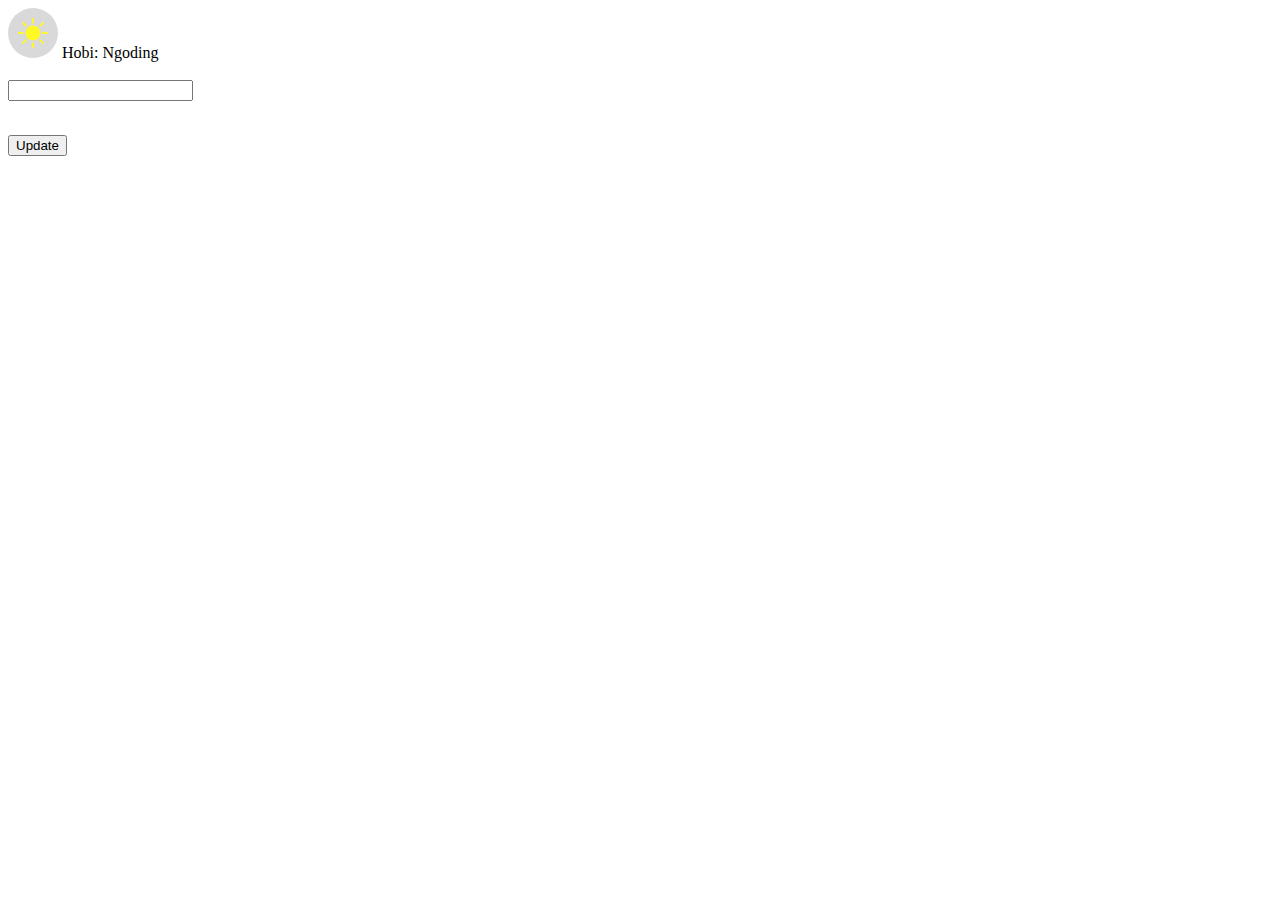
<file: FSW2-Chapter2-Tim3/index.html>
<!DOCTYPE html>
<html lang="en">
<head>
    <meta charset="UTF-8">
    <meta name="viewport" content="width=device-width, initial-scale=1.0">
    <title>Document</title>
    <link rel="stylesheet" href="style.css">
</head>
<body>
    <section class="hobby">
        <img id="dark-mode" src="./public/assets/moon.svg" alt="">
        <label>Hobi:</label>
        <label for="input-hobby" id="hobby">Ngoding</label>
        <br>
        <br>
        <input type="text" id="input-hobby">
        <p id="error-hobby"></p>
        <br>
        <button type="button" id="button-hobby">Update</button>
    </section>

    <script src="index.js"></script>
</body>
</html>
</file>
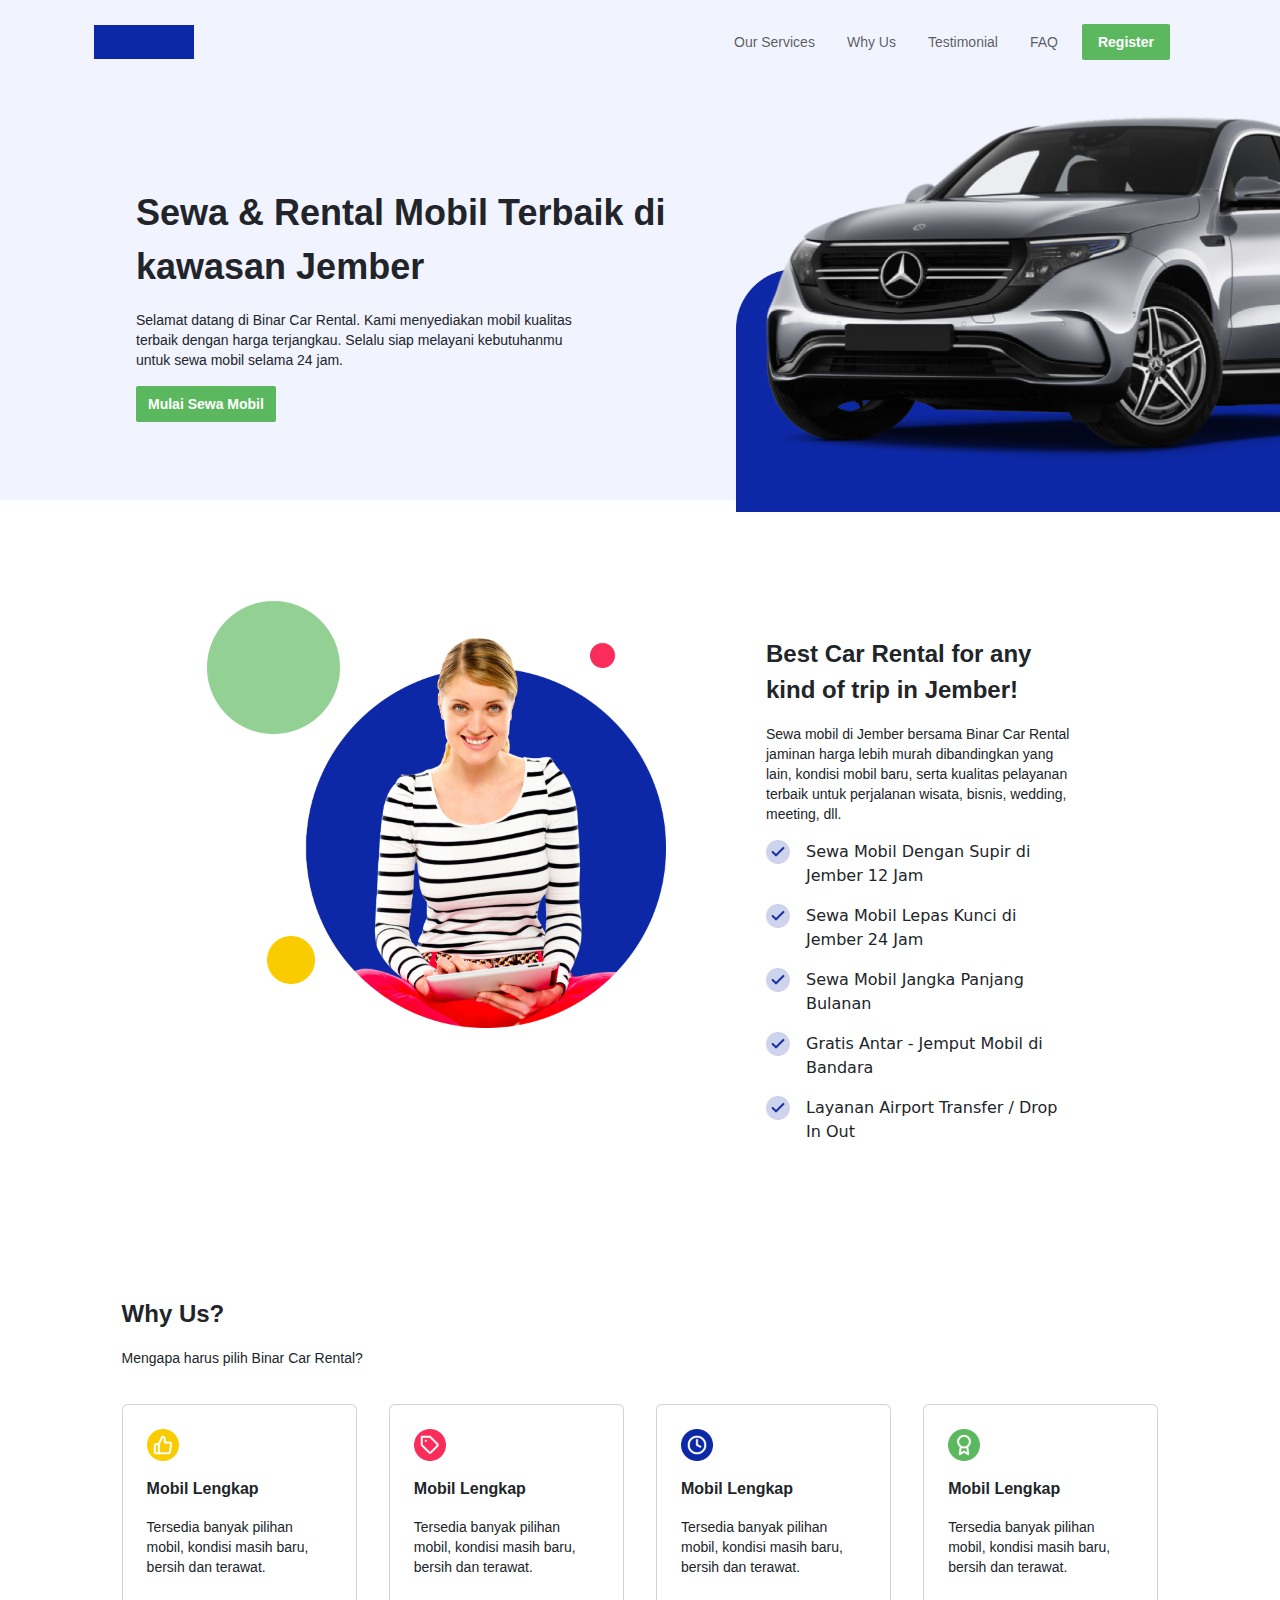
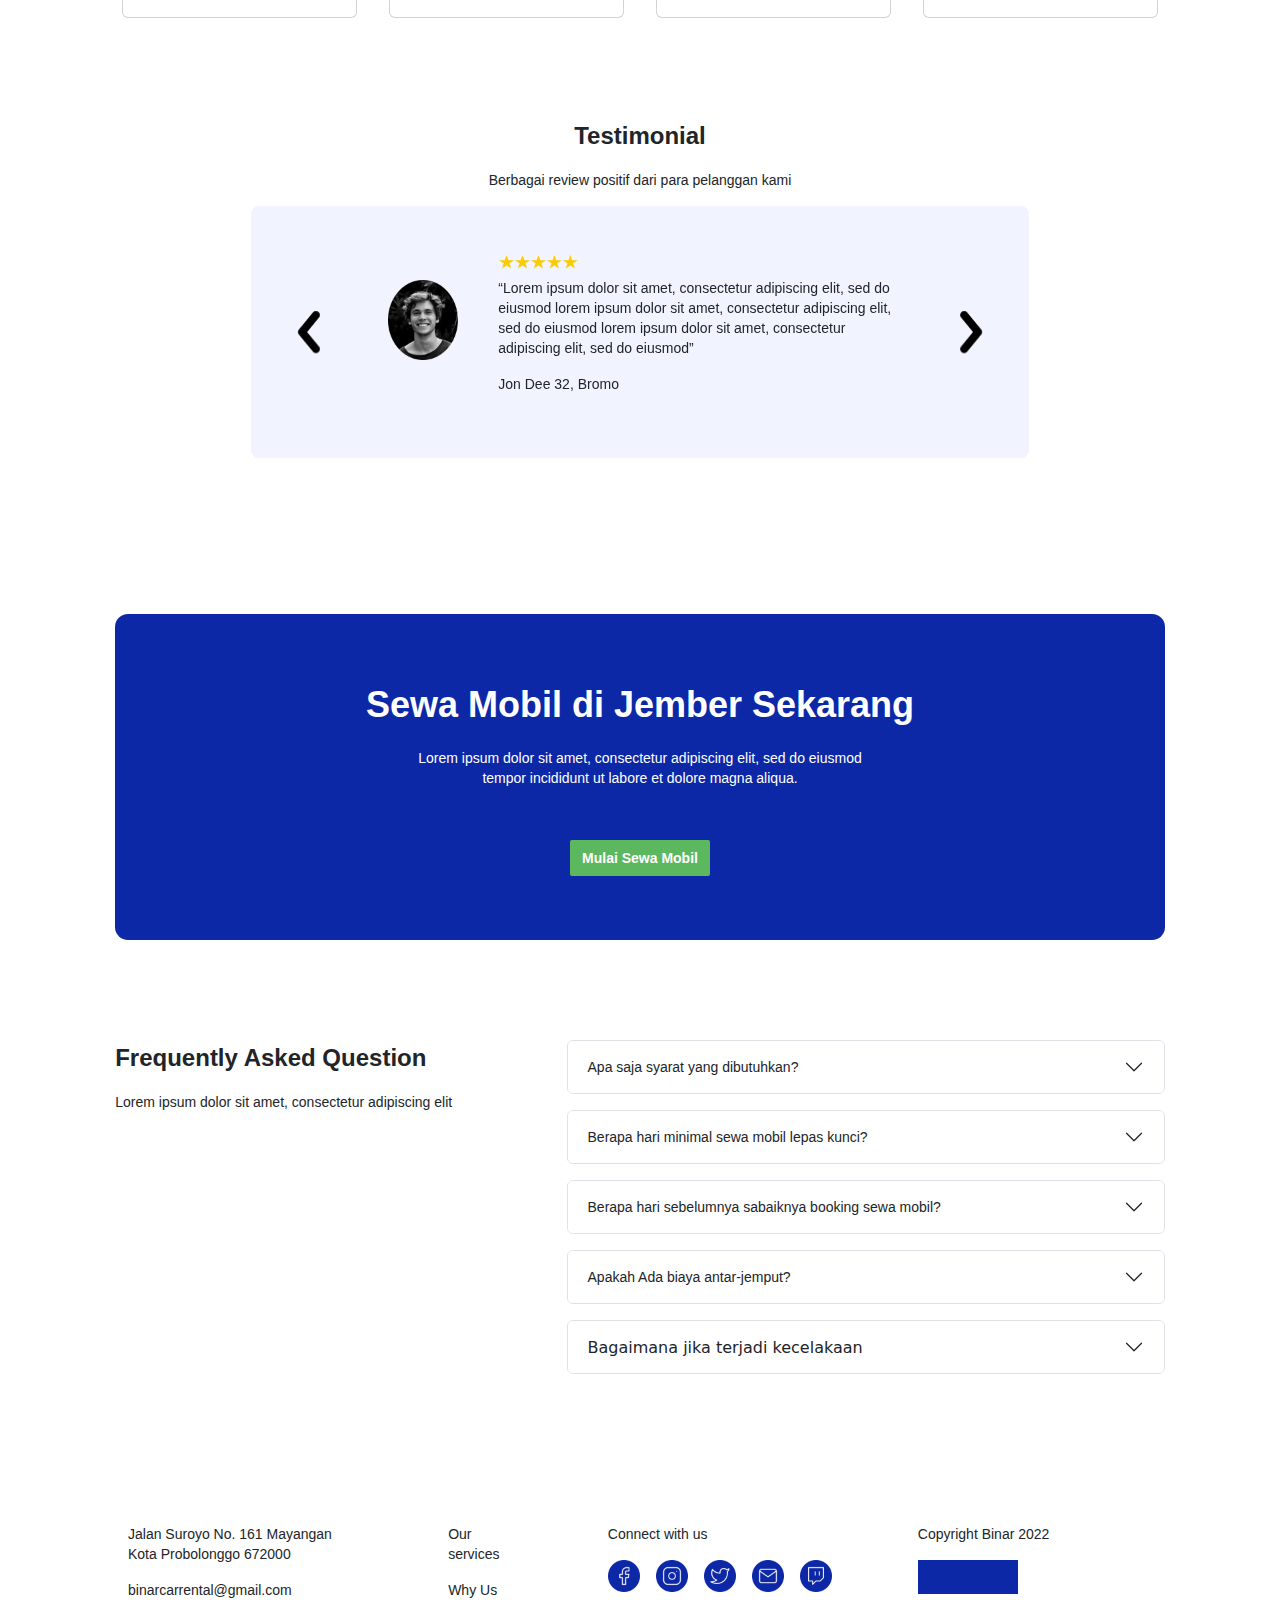
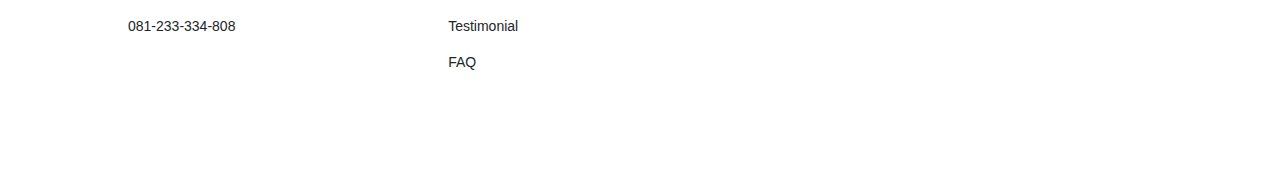
<file: ID-Fasilitator--km7-hai-game-ch1/index.html>
<!DOCTYPE html>
<html lang="en">
    <head>
        <meta charset="UTF-8" />
        <meta name="viewport" content="width=device-width, initial-scale=1.0" />
        <title>Binar Challenge 1</title>
        <link rel="stylesheet" href="style.css" />
        <link
            href="https://cdn.jsdelivr.net/npm/bootstrap@5.3.3/dist/css/bootstrap.min.css"
            rel="stylesheet"
            integrity="sha384-QWTKZyjpPEjISv5WaRU9OFeRpok6YctnYmDr5pNlyT2bRjXh0JMhjY6hW+ALEwIH"
            crossorigin="anonymous"
        />
    </head>
    <body>
        <section class="landing-page">
            <div class="container">
                <nav
                    class="navbar navbar-expand-lg"
                    aria-label="Offcanvas navbar large"
                >
                    <div class="container-fluid">
                        <div class="blue-box"></div>
                        <button
                            class="navbar-toggler"
                            type="button"
                            data-bs-toggle="offcanvas"
                            data-bs-target="#offcanvasNavbar2"
                            aria-controls="offcanvasNavbar2"
                            aria-label="Toggle navigation"
                        >
                            <span class="navbar-toggler-icon"></span>
                        </button>
                        <div
                            class="offcanvas offcanvas-end text-bg-dark"
                            tabindex="-1"
                            id="offcanvasNavbar2"
                            aria-labelledby="offcanvasNavbar2Label"
                        >
                            <div class="offcanvas-header bg-white">
                                <h3 class="text-black">BCR</h3>
                                <button
                                    type="button"
                                    class="btn-close btn-close-black"
                                    data-bs-dismiss="offcanvas"
                                    aria-label="Close"
                                ></button>
                            </div>
                            <div class="offcanvas-body">
                                <ul
                                    class="nav nav-pills navbar-nav justify-content-end flex-grow-1 pe-3 gap-3"
                                >
                                    <li class="nav-item">
                                        <a
                                            class="nav-link"
                                            aria-current="page"
                                            href="#our-services"
                                            >Our Services</a
                                        >
                                    </li>
                                    <li class="nav-item">
                                        <a
                                            class="nav-link"
                                            aria-current="page"
                                            href="#why-us"
                                            >Why Us</a
                                        >
                                    </li>
                                    <li class="nav-item">
                                        <a
                                            class="nav-link"
                                            aria-current="page"
                                            href="#"
                                            >Testimonial</a
                                        >
                                    </li>
                                    <li class="nav-item">
                                        <a
                                            class="nav-link"
                                            aria-current="page"
                                            href="#"
                                            >FAQ</a
                                        >
                                    </li>
                                    <li class="nav-item">
                                        <button
                                            class="button-general nav-link active px-3"
                                        >
                                            Register
                                        </button>
                                    </li>
                                </ul>
                            </div>
                        </div>
                    </div>
                </nav>
            </div>
            <div class="main">
                <div class="left-side">
                    <div class="text">
                        <p class="title">
                            Sewa & Rental Mobil Terbaik di kawasan Jember
                        </p>
                        <p class="description">
                            Selamat datang di Binar Car Rental. Kami menyediakan
                            mobil kualitas terbaik dengan harga terjangkau.
                            Selalu siap melayani kebutuhanmu untuk sewa mobil
                            selama 24 jam.
                        </p>
                    </div>
                    <button class="button-general nav-link active">
                        Mulai Sewa Mobil
                    </button>
                </div>
                <div class="right-side d-flex justify-content-end">
                    <img src="public/assets/img_car.png" alt="BCR.png" />
                </div>
            </div>
        </section>
        <section class="our-services" id="our-services">
            <div class="main">
                <div class="left-services">
                    <img
                        src="public/assets/img_service.png"
                        alt="services.png"
                    />
                </div>
                <div class="right-services">
                    <p class="sub-title">
                        Best Car Rental for any kind of trip in Jember!
                    </p>
                    <p class="description">
                        Sewa mobil di Jember bersama Binar Car Rental jaminan
                        harga lebih murah dibandingkan yang lain, kondisi mobil
                        baru, serta kualitas pelayanan terbaik untuk perjalanan
                        wisata, bisnis, wedding, meeting, dll.
                    </p>
                    <span>
                        <img
                            src="public/assets/cek.png"
                            alt="cek.png"
                            class="cek"
                        />
                        <p>Sewa Mobil Dengan Supir di Jember 12 Jam</p>
                    </span>
                    <span>
                        <img
                            src="public/assets/cek.png"
                            alt="cek.png"
                            class="cek"
                        />
                        <p>Sewa Mobil Lepas Kunci di Jember 24 Jam</p>
                    </span>
                    <span>
                        <img
                            src="public/assets/cek.png"
                            alt="cek.png"
                            class="cek"
                        />
                        <p>Sewa Mobil Jangka Panjang Bulanan</p>
                    </span>
                    <span>
                        <img
                            src="public/assets/cek.png"
                            alt="cek.png"
                            class="cek"
                        />
                        <p>Gratis Antar - Jemput Mobil di Bandara</p>
                    </span>
                    <span>
                        <img
                            src="public/assets/cek.png"
                            alt="cek.png"
                            class="cek"
                        />
                        <p>Layanan Airport Transfer / Drop In Out</p>
                    </span>
                </div>
            </div>
        </section>
        <section class="why-us" id="why-us">
            <div class="text-why-us">
                <p class="sub-title">Why Us?</p>
                <p class="description">Mengapa harus pilih Binar Car Rental?</p>
            </div>
            <div class="cards">
                <div class="card">
                    <img
                        src="public/assets/icon_complete.png"
                        alt="complete.png"
                    />
                    <p class="sub-title-card">Mobil Lengkap</p>
                    <p class="description">
                        Tersedia banyak pilihan mobil, kondisi masih baru,
                        bersih dan terawat.
                    </p>
                </div>
                <div class="card">
                    <img src="public/assets/icon_price.png" alt="price.png" />
                    <p class="sub-title-card">Mobil Lengkap</p>
                    <p class="description">
                        Tersedia banyak pilihan mobil, kondisi masih baru,
                        bersih dan terawat.
                    </p>
                </div>
                <div class="card">
                    <img src="public/assets/icon_24hrs.png" alt="hours.png" />
                    <p class="sub-title-card">Mobil Lengkap</p>
                    <p class="description">
                        Tersedia banyak pilihan mobil, kondisi masih baru,
                        bersih dan terawat.
                    </p>
                </div>
                <div class="card">
                    <img
                        src="public/assets/icon_professional.png"
                        alt="pro.png"
                    />
                    <p class="sub-title-card">Mobil Lengkap</p>
                    <p class="description">
                        Tersedia banyak pilihan mobil, kondisi masih baru,
                        bersih dan terawat.
                    </p>
                </div>
            </div>
        </section>
        <section class="testimonial">
            <div class="main-testi text-center">
                <p class="sub-title">Testimonial</p>
                <p class="description">
                    Berbagai review positif dari para pelanggan kami
                </p>
                <div class="carousel">
                    <div id="carouselExample" class="carousel slide">
                        <div class="carousel-inner">
                            <div class="carousel-item active">
                                <div
                                    class="row align-items-md-center g-5 py-5 justify-content-center mx-auto"
                                >
                                    <div class="col">
                                        <div
                                            class="row row-cols-1 row-cols-sm-2 g-4 flex justify-content-center align-items-center"
                                        >
                                            <div
                                                class="inside-carousel d-flex flex-cols"
                                            >
                                                <div class="photo-profile">
                                                    <img
                                                        src="public/assets/img_photo.png"
                                                        alt=""
                                                    />
                                                </div>
                                                <div class="carousel-body">
                                                    <img
                                                        src="public/assets/Rate.png"
                                                        alt="rate.png"
                                                    />
                                                    <p class="description">
                                                        “Lorem ipsum dolor sit
                                                        amet, consectetur
                                                        adipiscing elit, sed do
                                                        eiusmod lorem ipsum
                                                        dolor sit amet,
                                                        consectetur adipiscing
                                                        elit, sed do eiusmod
                                                        lorem ipsum dolor sit
                                                        amet, consectetur
                                                        adipiscing elit, sed do
                                                        eiusmod”
                                                    </p>
                                                    <p class="legend-text">
                                                        Jon Dee 32, Bromo
                                                    </p>
                                                </div>
                                            </div>
                                        </div>
                                    </div>
                                </div>
                            </div>
                            <div class="carousel-item">
                                <div
                                    class="row align-items-md-center g-5 py-5 justify-content-center mx-auto"
                                >
                                    <div class="col">
                                        <div
                                            class="row row-cols-1 row-cols-sm-2 g-4 flex justify-content-center align-items-center"
                                        >
                                            <div
                                                class="inside-carousel d-flex flex-cols"
                                            >
                                                <div class="photo-profile">
                                                    <img
                                                        src="public/assets/img_photo.png"
                                                        alt=""
                                                    />
                                                </div>
                                                <div class="carousel-body">
                                                    <img
                                                        src="public/assets/Rate.png"
                                                        alt="rate.png"
                                                    />
                                                    <p class="description">
                                                        “Lorem ipsum dolor sit
                                                        amet, consectetur
                                                        adipiscing elit, sed do
                                                        eiusmod lorem ipsum
                                                        dolor sit amet,
                                                        consectetur adipiscing
                                                        elit, sed do eiusmod
                                                        lorem ipsum dolor sit
                                                        amet, consectetur
                                                        adipiscing elit, sed do
                                                        eiusmod”
                                                    </p>
                                                    <p class="legend-text">
                                                        Jon Dee 32, Bromo
                                                    </p>
                                                </div>
                                            </div>
                                        </div>
                                    </div>
                                </div>
                            </div>
                        </div>
                        <button
                            class="arrow carousel-control-prev"
                            type="button"
                            data-bs-target="#carouselExample"
                            data-bs-slide="prev"
                        >
                            <img
                                src="public/assets/Left button.png"
                                alt=""
                                class=""
                            />
                        </button>
                        <button
                            class="arrow carousel-control-next"
                            type="button"
                            data-bs-target="#carouselExample"
                            data-bs-slide="next"
                        >
                            <img src="public/assets/Right button.png" alt="" />
                        </button>
                    </div>
                </div>
            </div>
        </section>
        <section class="getting-started">
            <div class="main-body">
                <div class="main-body--text text-center">
                    <p class="title">Sewa Mobil di Jember Sekarang</p>
                    <p class="description">
                        Lorem ipsum dolor sit amet, consectetur adipiscing elit,
                        sed do eiusmod tempor incididunt ut labore et dolore
                        magna aliqua.
                    </p>
                </div>
                <div class="main-body--button">
                    <button class="button-general nav-link active">
                        Mulai Sewa Mobil
                    </button>
                </div>
            </div>
        </section>
        <section class="FAQ">
            <div class="FAQ-main">
                <div class="FAQ-main--left">
                    <p class="sub-title">Frequently Asked Question</p>
                    <p class="description">
                        Lorem ipsum dolor sit amet, consectetur adipiscing elit
                    </p>
                </div>
                <div class="FAQ-main--right">
                    <div>
                        <div class="accordion" id="accordionExample">
                            <div class="accordion-item">
                                <h2 class="accordion-header">
                                    <button
                                        class="accordion-button collapsed description"
                                        type="button"
                                        data-bs-toggle="collapse"
                                        data-bs-target="#collapseOne"
                                        aria-expanded="false"
                                        aria-controls="collapseOne"
                                    >
                                        Apa saja syarat yang dibutuhkan?
                                    </button>
                                </h2>
                                <div
                                    id="collapseOne"
                                    class="accordion-collapse collapse"
                                    data-bs-parent="#accordionExample"
                                >
                                    <div class="accordion-body">
                                        <strong
                                            >This is the first item's accordion
                                            body.</strong
                                        >
                                        It is hidden by default, until the
                                        collapse plugin adds the appropriate
                                        classes that we use to style each
                                        element. These classes control the
                                        overall appearance, as well as the
                                        showing and hiding via CSS transitions.
                                        You can modify any of this with custom
                                        CSS or overriding our default variables.
                                        It's also worth noting that just about
                                        any HTML can go within the
                                        <code>.accordion-body</code>, though the
                                        transition does limit overflow.
                                    </div>
                                </div>
                            </div>
                        </div>
                    </div>
                    <div class="">
                        <div class="accordion" id="accordionExample">
                            <div class="accordion-item">
                                <h2 class="accordion-header">
                                    <button
                                        class="accordion-button collapsed description"
                                        type="button"
                                        data-bs-toggle="collapse"
                                        data-bs-target="#collapseTwo"
                                        aria-expanded="false"
                                        aria-controls="collapseTwo"
                                    >
                                        Berapa hari minimal sewa mobil lepas
                                        kunci?
                                    </button>
                                </h2>
                                <div
                                    id="collapseTwo"
                                    class="accordion-collapse collapse"
                                    data-bs-parent="#accordionExample"
                                >
                                    <div class="accordion-body">
                                        <strong
                                            >This is the second item's accordion
                                            body.</strong
                                        >
                                        It is hidden by default, until the
                                        collapse plugin adds the appropriate
                                        classes that we use to style each
                                        element. These classes control the
                                        overall appearance, as well as the
                                        showing and hiding via CSS transitions.
                                        You can modify any of this with custom
                                        CSS or overriding our default variables.
                                        It's also worth noting that just about
                                        any HTML can go within the
                                        <code>.accordion-body</code>, though the
                                        transition does limit overflow.
                                    </div>
                                </div>
                            </div>
                        </div>
                    </div>
                    <div>
                        <div class="accordion" id="accordionExample">
                            <div class="accordion-item">
                                <h2 class="accordion-header">
                                    <button
                                        class="accordion-button collapsed description"
                                        type="button"
                                        data-bs-toggle="collapse"
                                        data-bs-target="#collapseThree"
                                        aria-expanded="false"
                                        aria-controls="collapseThree"
                                    >
                                        Berapa hari sebelumnya sabaiknya booking
                                        sewa mobil?
                                    </button>
                                </h2>
                                <div
                                    id="collapseThree"
                                    class="accordion-collapse collapse"
                                    data-bs-parent="#accordionExample"
                                >
                                    <div class="accordion-body">
                                        <strong
                                            >This is the third item's accordion
                                            body.</strong
                                        >
                                        It is hidden by default, until the
                                        collapse plugin adds the appropriate
                                        classes that we use to style each
                                        element. These classes control the
                                        overall appearance, as well as the
                                        showing and hiding via CSS transitions.
                                        You can modify any of this with custom
                                        CSS or overriding our default variables.
                                        It's also worth noting that just about
                                        any HTML can go within the
                                        <code>.accordion-body</code>, though the
                                        transition does limit overflow.
                                    </div>
                                </div>
                            </div>
                        </div>
                    </div>
                    <div>
                        <div class="accordion" id="accordionExample">
                            <div class="accordion-item">
                                <h2 class="accordion-header">
                                    <button
                                        class="accordion-button collapsed description"
                                        type="button"
                                        data-bs-toggle="collapse"
                                        data-bs-target="#collapseFour"
                                        aria-expanded="false"
                                        aria-controls="collapseFour"
                                    >
                                        Apakah Ada biaya antar-jemput?
                                    </button>
                                </h2>
                                <div
                                    id="collapseFour"
                                    class="accordion-collapse collapse"
                                    data-bs-parent="#accordionExample"
                                >
                                    <div class="accordion-body">
                                        <strong
                                            >This is the fourth item's accordion
                                            body.</strong
                                        >
                                        It is hidden by default, until the
                                        collapse plugin adds the appropriate
                                        classes that we use to style each
                                        element. These classes control the
                                        overall appearance, as well as the
                                        showing and hiding via CSS transitions.
                                        You can modify any of this with custom
                                        CSS or overriding our default variables.
                                        It's also worth noting that just about
                                        any HTML can go within the
                                        <code>.accordion-body</code>, though the
                                        transition does limit overflow.
                                    </div>
                                </div>
                            </div>
                        </div>
                    </div>
                    <div>
                        <div class="accordion" id="accordionExample">
                            <div class="accordion-item">
                                <h2 class="accordion-header">
                                    <button
                                        class="accordion-button collapsed"
                                        type="button"
                                        data-bs-toggle="collapse"
                                        data-bs-target="#collapseFive"
                                        aria-expanded="false"
                                        aria-controls="collapseFive"
                                    >
                                        Bagaimana jika terjadi kecelakaan
                                    </button>
                                </h2>
                                <div
                                    id="collapseFive"
                                    class="accordion-collapse collapse"
                                    data-bs-parent="#accordionExample"
                                >
                                    <div class="accordion-body">
                                        <strong
                                            >This is the fifth item's accordion
                                            body.</strong
                                        >
                                        It is hidden by default, until the
                                        collapse plugin adds the appropriate
                                        classes that we use to style each
                                        element. These classes control the
                                        overall appearance, as well as the
                                        showing and hiding via CSS transitions.
                                        You can modify any of this with custom
                                        CSS or overriding our default variables.
                                        It's also worth noting that just about
                                        any HTML can go within the
                                        <code>.accordion-body</code>, though the
                                        transition does limit overflow.
                                    </div>
                                </div>
                            </div>
                        </div>
                    </div>
                </div>
            </div>
        </section>
        <section class="footer">
            <div class="footer-main">
                <div class="footer-main--address description">
                    <p>
                        Jalan Suroyo No. 161 Mayangan Kota Probolonggo 672000
                    </p>
                    <p>
                        binarcarrental@gmail.com
                    </p>
                    <p>
                        081-233-334-808
                    </p>
                </div>
                <div class="footer-main--navigate description">
                    <p>
                        Our services
                    </p>
                    <p>
                        Why Us
                    </p>
                    <p>
                        Testimonial
                    </p>
                    <p>
                        FAQ
                    </p>
                </div>
                <div class="footer-main--contact description">
                    <p>
                        Connect with us
                    </p>
                    <div class="footer-main--contact--image">
                        <img src="public/assets/list item.png" alt="">
                    </div>
                </div>
                <div class="footer-main--copyright description">
                    <p>
                        Copyright Binar 2022
                    </p>
                    <div class="blue-box">

                    </div>
                </div>
            </div>
        </section>
        <script
            src="https://cdn.jsdelivr.net/npm/bootstrap@5.3.3/dist/js/bootstrap.bundle.min.js"
            integrity="sha384-YvpcrYf0tY3lHB60NNkmXc5s9fDVZLESaAA55NDzOxhy9GkcIdslK1eN7N6jIeHz"
            crossorigin="anonymous"
        ></script>
    </body>
</html>
</file>
<file: FSW2-Chapter2-Tim3/style.css>
#dark-mode{
    width: 50px;
    height: 50px;
}
</file>
<file: ID-Fasilitator--km7-hai-game-ch1/style.css>
html,
body {
    margin: 0;
    padding: 0;
    /* overflow-x: hidden; */
}

/* section-landing-page */
.landing-page {
    background-color: #f1f3ff;
    height: 500px;
}

nav {
    padding-top: 24px !important;
}

a.nav-link {
    font-size: 14px;
    font-family: helvetica;
    font-weight: 400;
    line-height: 20px;
}

.button-general {
    background-color: #5cb85f !important;
    border-radius: 2px !important;
    padding: 8px 12px 8px 12px !important;
    font-size: 14px !important;
    font-family: helvetica !important;
    font-weight: bold !important;
    line-height: 20px !important;
    color: #ffffff !important;
}

.blue-box {
    background-color: #0d28a6;
    width: 100px;
    height: 34px;
}

button.btn-close.btn-close-black {
    opacity: 1;
}

/* main-landng-page */
.main {
    display: flex;
    flex-direction: row;
    gap: 32px;
}

.left-side {
    width: 100%;
    margin-top: 118px;
    margin-left: 136px !important;
}

.text {
    width: 568px;
}

.title {
    font-size: 36px;
    font-family: helvetica;
    font-weight: bold;
    line-height: 54px;
}

.description {
    font-size: 14px !important;
    font-family: helvetica;
    font-weight: 300;
    line-height: 20px;
}

.landing-page .main .left-side .text > p.description {
    width: 80%;
}

.right-side > img {
    /* width: 704px; */
    height: 407px;
    margin-top: 37px;
}

/* our-services-page */

.our-services {
    margin: 100px 206px 100px 207px;
}

.our-services > .main {
    display: flex;
    flex-direction: row;
    gap: 100px;
}

.left-services > img {
    width: 459px;
    height: 428px;
}

.right-services {
    display: flex;
    flex-direction: column;
    margin-top: 36px;
    margin-bottom: 36px;
}

.sub-title {
    font-size: 24px;
    font-family: helvetica;
    font-weight: bold;
    line-height: 36px;
}

.our-services .main .right-services > span {
    display: flex;
    flex-direction: row;
    gap: 16px;
}

.cek {
    width: 24px;
    height: 24px;
}

/* why-us-page*/
.why-us {
    width: 81%;
    margin-bottom: 100px !important;
    margin: 0 auto;
}

.cards {
    display: flex;
    flex-direction: row;
    gap: 32px;
    margin-top: 36px;
}

.card {
    padding: 24px;
}

.why-us .cards .card > img {
    width: 32px;
    height: 32px;
    margin-bottom: 16px;
}

.sub-title-card {
    font-size: 16px;
    font-family: helvetica;
    font-weight: bold;
    line-height: 24px;
}

/* carousel-page */
.testimonial {
    margin-bottom: 156px;
}
.carousel {
    width: 78%;
    margin: 0 auto;
    display: flex;
    flex-direction: row;
    item-align: center;
    /* justify-content: center; */
}

.carousel-inner {
    background-color: #f1f3ff;
    border-radius: 8px;
    drop-shadow: 0px 4px 4px rgba(0, 0, 0, 0.25);
}

.arrow > img {
    width: 56.77px;
    height: 68px;
}

.photo-profile > img {
    width: 70.22px;
    margin-top: 26px;
    margin-right: 40.26px;
}

.d-flex.flex-cols {
    width: 70%;
}

.carousel-body {
    text-align: left;
    width: 415px;
}
.carousel-body > img {
    width: 80px;
    margin-bottom: 8px;
}

.carousel-control-next,
.carousel-control-prev {
    opacity: 1 !important;
}

.legend-text {
    font-size: 14px;
    font-family: helvetica;
    font-weight: 400;
    line-height: 20px;
}

/* getting-started-page */
.main-body {
    width: 82%;
    margin: 0 auto;
    background-color: #0d28a6;
    color: #ffffff;
    border-radius: 13px;
    display: flex;
    flex-direction: column;
    align-items: center;
    padding-top: 64px;
    padding-bottom: 64px;
}

.main-body--text {
    text-align: center;
}

.main-body--text > p.description {
    width: 61%;
    margin: 0 auto;
    margin-bottom: 52px;
}

/* FAQ-page */
.FAQ {
    margin-top: 100px;
}

.FAQ-main {
    width: 82%;
    margin: 0 auto;
    display: flex;
    flex-direction: row;
}
.FAQ-main--left {
    width: 43%;
}

.FAQ-main--right {
    width: 57%;
    display: flex;
    flex-direction: column;
    gap: 16px;
}

/* footer-page */
.footer-main {
    width: 80%;
    margin: 0 auto;
    margin-top: 150px;
    margin-bottom: 100px;
    display: flex;
    flex-direction: row;
    gap: 86px;
}

.footer-main--address.description{
    width: 23.5%;
}

.footer-main--navigate.description{
    width: 7.4%;
}

.footer-main--contact--image > img{
    width: 224px;
}

.footer-main--copyright.description{
    width: 23.5%;
}

@media (max-width: 768px) {
    body {
        overflow-x: hidden;
    }
    .landing-page {
        height: 100%;
    }
    /* navbar */
    .offcanvas-body {
        background-color: #ffffff;
    }

    /* body-lading-page */
    .main {
        flex-direction: column;
        gap: 0;
    }

    .left-side {
        margin-top: 0;
        margin-left: 16px !important;
        margin-right: 16px !important;
    }

    .text {
        width: 90%;
    }

    .landing-page .main .left-side .text > p.description {
        width: 100%;
    }

    .right-side > img {
        /* width: 704px; */
        height: 199px;
        margin-top: 24px;
    }

    /* our-services-page */
    .our-services {
        margin: 60px 16px 60px 16px;
    }

    .our-services > .main {
        flex-direction: column;
        gap: 24px;
    }

    .left-services > img {
        width: 252px;
        height: 228px;
        margin-left: 38px;
    }

    /* why-us-page */

    .why-us {
        width: 89%;
        margin-bottom: 60px;
        text-align: center;
    }

    .cards {
        display: flex;
        flex-direction: column;
        gap: 16px;
        margin-top: 8px;
    }

    .card {
        text-align: left;
    }

    /* carousel-page */
    .carousel {
        width: 94%;
        margin: 0 auto;
    }

    .arrow > img {
        width: 23.36px;
        height: 48px;
        margin-top: -28vh;
    }

    .inside-carousel {
        display: flex !important;
        flex-direction: column !important;

        gap: 16px;
    }

    .photo-profile > img {
        width: 80px !important;
        height: 80px;
        width: 50%;
        margin: 0 auto;
    }

    .carousel-body {
        width: 100%;
        margin: 0 auto;
        display: flex;
        flex-direction: column;
        justify-content: center !important;
    }

    .carousel-body > img {
        margin: 0 auto;
        margin-top: 24px;
        margin-bottom: 8px;
    }

    /* get-started-page */
    .main-body {
        width: 89%;
    }
    .main-body--text {
        padding-left: 58px;
        padding-right: 58px;
    }

    .main-body--text > p.description {
        width: 100%;
        margin: 0 auto;
        margin-bottom: 32px;
    }

    /* FAQ-page */
    .FAQ-main {
        width: 100%;
        margin: 0 auto;
        display: flex;
        flex-direction: column;
    }
    .FAQ-main--left {
        width: 100%;
        margin: 0 auto;
        text-align: center;
    }

    .FAQ-main--right {
        width: 89%;
        margin: 0 auto;
        display: flex;
        flex-direction: column;
    }

    /* footer-page */
    .footer-main{
        width: 89%;
        margin: 0 auto;
        margin-top: 60px;
        margin-bottom: 60px;
        display: flex;
        flex-direction: column;
        gap:0;
    }

    .footer-main > .description{
        width: 81.7%;
    }

    .footer-main--copyright.description{
        margin-top: 16px;
    }
}
</file>
